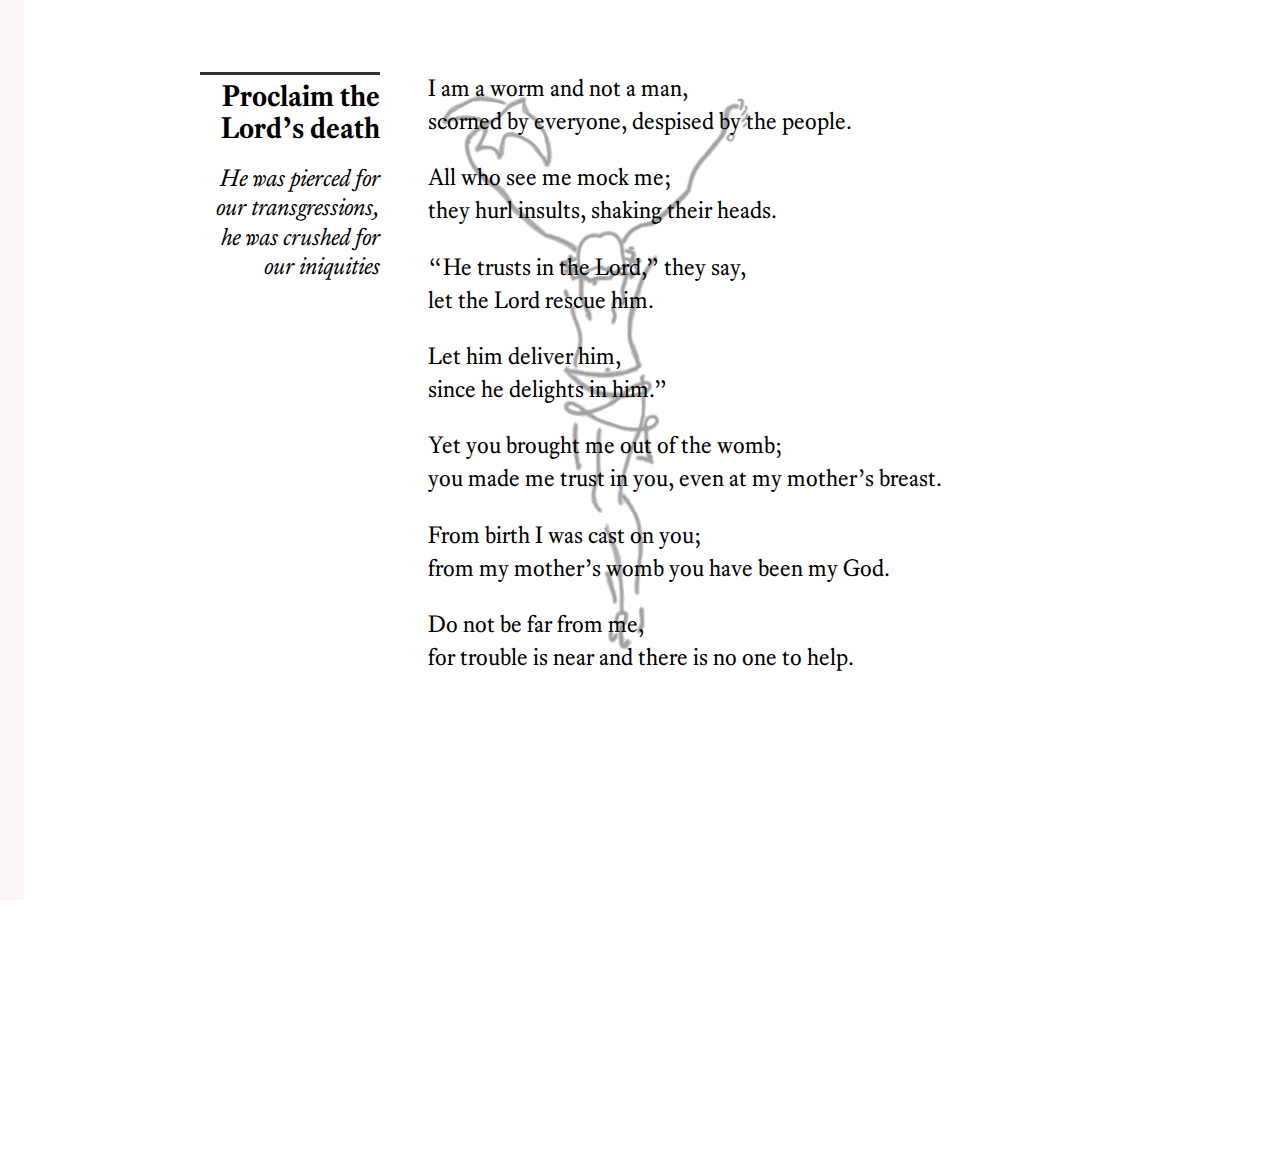
<file: index.html>
<!DOCTYPE html>
<html xmlns="http://www.w3.org/1999/xhtml" lang="en" xml:lang="en">
  <html lang="en">
  <head>
    <meta charset="utf-8" />
    <meta name="generator" content="pandoc" />
    <meta name="viewport" content="width=device-width, initial-scale=1.0">
    <meta name="format-detection" content="telephone=no">

    <title>2021-04-02</title>
    <style>
      code{white-space: pre-wrap;}
      span.smallcaps{font-variant: small-caps;}
      span.underline{text-decoration: underline;}
      div.column{display: inline-block; vertical-align: top; width: 50%;}
      div.hanging-indent{margin-left: 1.5em; text-indent: -1.5em;}
      ul.task-list{list-style: none;}
      .display.math{display: block; text-align: center; margin: 0.5rem auto;}
    </style>
        <link rel="stylesheet" type="text/css" media="all" href="styles/styles.css" />
        <link rel="stylesheet" type="text/css" media="all" href="fonts/core-fonts.css" />
        <link rel="stylesheet" type="text/css" media="all" href="fonts/basilar-light.css" />
            <!--[if lt IE 9]>
        <script src="//cdnjs.cloudflare.com/ajax/libs/html5shiv/3.7.3/html5shiv-printshiv.min.js"></script>
        <![endif]-->
           </head>

  <body id="body" body-text="true" class="body-text_basilar">
    <div id="content">
      <div id="doc">

<body>
<header id="title-block-header">
  <title-block>
  <topic>Proclaim the Lord’s death</topic>
  <short-rule>He was pierced for our transgressions, he was crushed for our iniquities</short-rule>
</title-block>

</header>
<div style="
background-size: 350px;
background-repeat: no-repeat;
background-position-y: 10px;
background-image: url(./images/good-friday.png);
">
<p>I am a worm and not a man,<br/> scorned by every­one, de­spised by the peo­ple.</p>
<p>All who see me mock me;<br/> they hurl in­sults, shak­ing their heads.</p>
<p>“He trusts in the Lord,” they say,<br/> let the Lord res­cue him.</p>
<p>Let him de­liv­er him,<br/> since he de­lights in him.”</p>
<p>Yet you brought me out of the womb;<br/> you made me trust in you, even at my moth­er’s breast.</p>
<p>From birth I was cast on you;<br/> from my moth­er’s womb you have been my God.</p>
<p>Do not be far from me,<br/> for trou­ble is near and there is no one to help.<br/></p>
</div>

    <a id="links"></a><div class="gap" style="height:1em"></div><ul class="children"></ul></div>
    <a class="nav" href="."><div id="prev" class="side"></div></a>
    <a class="nav" href="."><div id="next" class="side" ></div></a>
  </body>
</html>
</file>
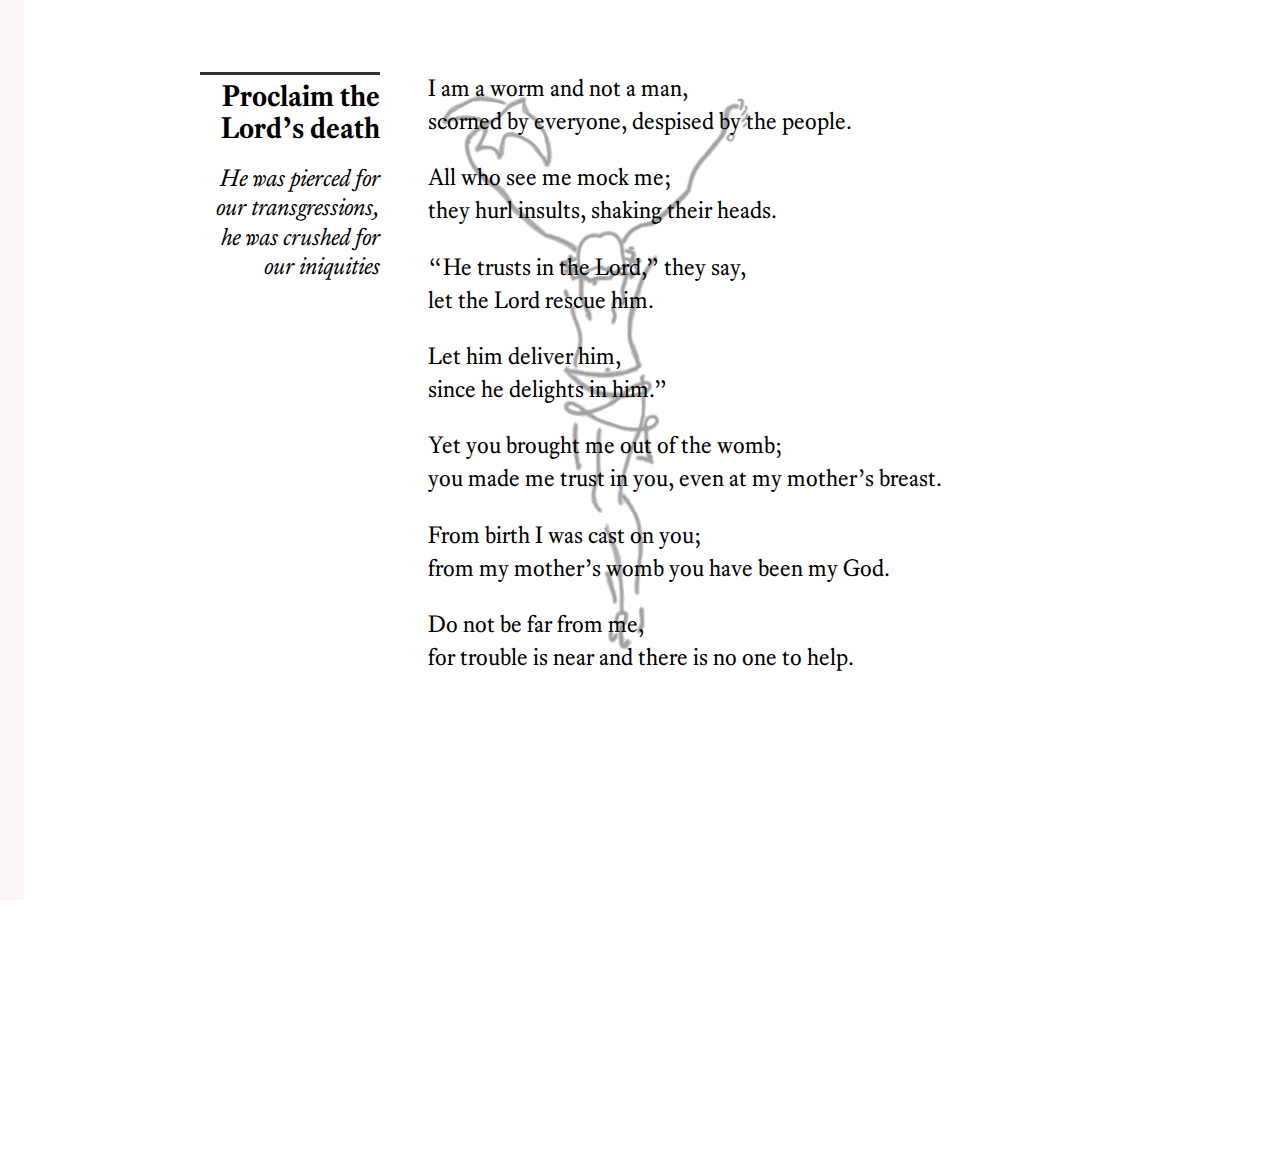
<file: 2021-04-02.html>
<!DOCTYPE html>
<html xmlns="http://www.w3.org/1999/xhtml" lang="en" xml:lang="en">
  <html lang="en">
  <head>
    <meta charset="utf-8" />
    <meta name="generator" content="pandoc" />
    <meta name="viewport" content="width=device-width, initial-scale=1.0">
    <meta name="format-detection" content="telephone=no">

                <title>2021-04-02</title>
    <style>
      code{white-space: pre-wrap;}
      span.smallcaps{font-variant: small-caps;}
      span.underline{text-decoration: underline;}
      div.column{display: inline-block; vertical-align: top; width: 50%;}
      div.hanging-indent{margin-left: 1.5em; text-indent: -1.5em;}
      ul.task-list{list-style: none;}
      .display.math{display: block; text-align: center; margin: 0.5rem auto;}
    </style>
        <link rel="stylesheet" type="text/css" media="all" href="styles/styles.css" />
        <link rel="stylesheet" type="text/css" media="all" href="fonts/core-fonts.css" />
        <link rel="stylesheet" type="text/css" media="all" href="fonts/basilar-light.css" />
            <!--[if lt IE 9]>
        <script src="//cdnjs.cloudflare.com/ajax/libs/html5shiv/3.7.3/html5shiv-printshiv.min.js"></script>
        <![endif]-->
           </head>

  <body id="body" body-text="true" class="body-text_basilar">
    <div id="content">
      <div id="doc">

<body>
<header id="title-block-header">
  <title-block>
  <topic>Proclaim the Lord’s death</topic>
  <short-rule>He was pierced for our transgressions, he was crushed for our iniquities</short-rule>
</title-block>

</header>
<div style="
background-size: 350px;
background-repeat: no-repeat;
background-position-y: 10px;
background-image: url(./images/good-friday.png);
">
<p>I am a worm and not a man,<br/> scorned by every­one, de­spised by the peo­ple.</p>
<p>All who see me mock me;<br/> they hurl in­sults, shak­ing their heads.</p>
<p>“He trusts in the Lord,” they say,<br/> let the Lord res­cue him.</p>
<p>Let him de­liv­er him,<br/> since he de­lights in him.”</p>
<p>Yet you brought me out of the womb;<br/> you made me trust in you, even at my moth­er’s breast.</p>
<p>From birth I was cast on you;<br/> from my moth­er’s womb you have been my God.</p>
<p>Do not be far from me,<br/> for trou­ble is near and there is no one to help.<br/></p>
</div>

    <a id="links"></a><div class="gap" style="height:1em"></div><ul class="children"></ul></div>
    <a class="nav" href="."><div id="prev" class="side"></div></a>
    <a class="nav" href="."><div id="next" class="side" ></div></a>
  </body>
</html>
</file>
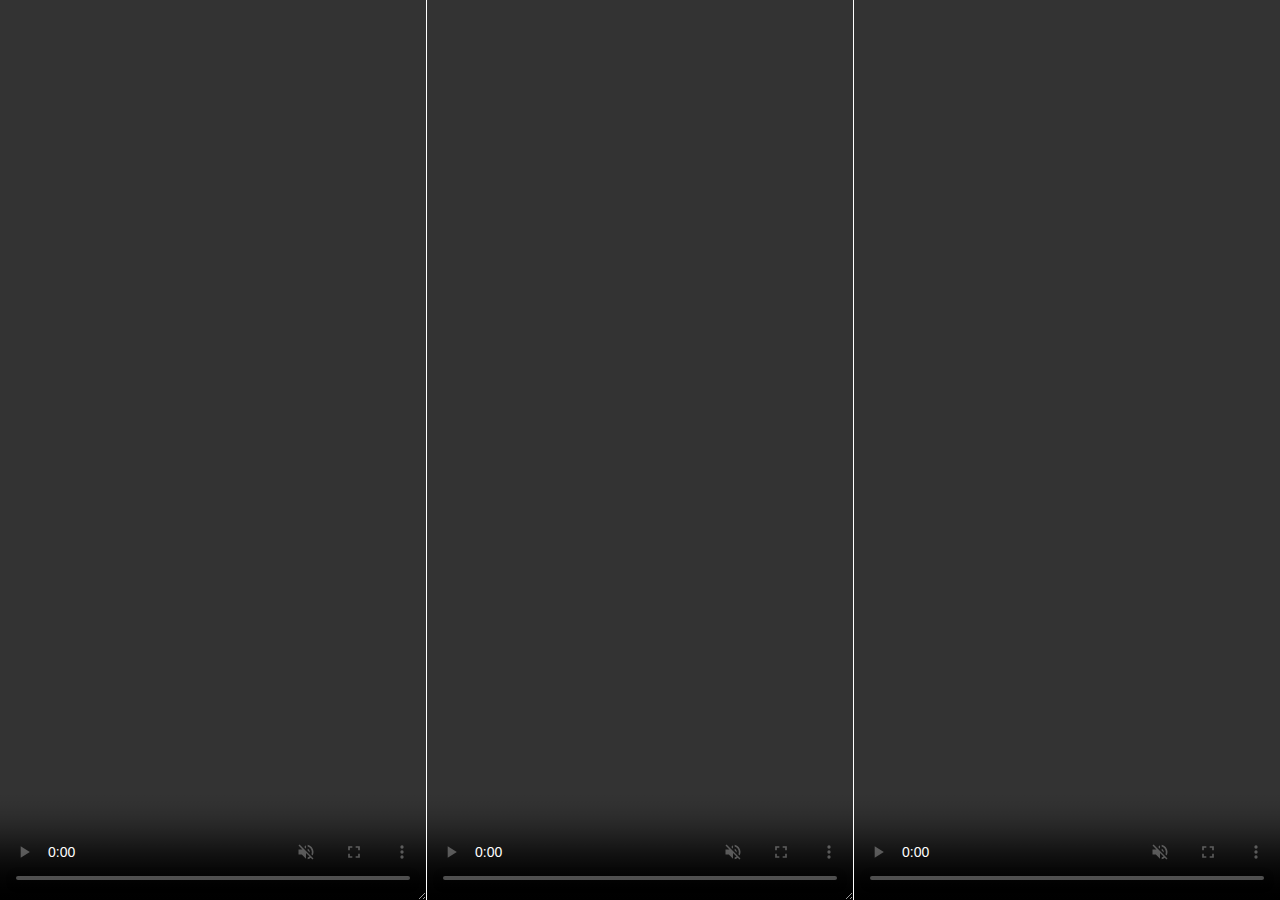
<file: wc.html>
<!DOCTYPE html>
<html lang="en">

<head>
    <meta charset="UTF-8">
    <meta name="viewport" content="width=device-width, initial-scale=1.0">
    <title>wc</title>
    <style>
        body,
        html {
            margin: 0;
            padding: 0;
            height: 100vh;
            overflow: hidden;
        }

        .container {
            display: flex;
            height: 100vh;
            gap: 1px;
        }

        .panel {
            position: relative;
            flex: 1;
            min-width: 0;
            resize: horizontal;
            overflow: hidden;
            background: #111111;
        }

        .panel:last-child {
            resize: none;
            padding-right: 0;
        }

        video {
            width: 100%;
            height: 100%;
            object-fit: contain;
        }
    </style>
    <script>
        function createVideoMonitor(videoElementId, fnToTargetUrl, checkInterval = 5000) {
            let intervalId = null;
            let consecutiveErrors = 0;
            const MAX_ERRORS = 3;  // Maximum number of consecutive errors before forced reload

            // Get video element
            const videoElement = document.getElementById(videoElementId);
            if (!videoElement) {
                console.error('Video element not found:', videoElementId);
                return null;
            }

            // Status check function
            async function checkVideoStatus() {
                const status = {
                    readyState: videoElement.readyState,
                    paused: videoElement.paused,
                    ended: videoElement.ended,
                    error: videoElement.error,
                    networkState: videoElement.networkState,
                    currentTime: videoElement.currentTime
                };

                // Check if video is not playing properly
                const hasIssue = (
                    status.paused ||
                    status.ended ||
                    status.error ||
                    status.readyState < 3 ||  // HAVE_FUTURE_DATA = 3
                    // status.networkState === 2 || // NETWORK_LOADING
                    status.networkState === 3    // NETWORK_NO_SOURCE
                );

                if (hasIssue) {
                    consecutiveErrors++;
                    targetUrl = await fnToTargetUrl();
                    console.log('Video playback issue detected:', {
                        timestamp: new Date().toISOString(),
                        targetUrl: targetUrl,
                        status: status
                    });

                    // Try to recover playback
                    tryRecoverPlayback(status);
                } else {
                    consecutiveErrors = 0;  // Reset error counter if video is playing fine
                }
            }

            // Recovery function
            async function tryRecoverPlayback(status) {
                if (consecutiveErrors >= MAX_ERRORS) {
                    console.log('Multiple playback issues detected, reloading video source...');
                    targetUrl = await fnToTargetUrl();
                    console.log('targetUrl -> ' + targetUrl);
                    videoElement.src = targetUrl;
                    consecutiveErrors = 0;
                }

                if (status.paused || status.ended) {
                    console.log('Attempting to restart playback...');
                    videoElement.play().catch(error => {
                        console.error('Error attempting to play:', error);
                    });
                }
            }

            // Start monitoring
            function startMonitoring() {
                if (intervalId) {
                    console.log('Monitoring already active');
                    return;
                }

                // Add event listeners
                videoElement.addEventListener('error', (e) => {
                    console.error('Video error event:', e.target.error);
                });

                videoElement.addEventListener('stalled', () => {
                    console.log('Video playback stalled');
                });

                // Start periodic checking
                intervalId = setInterval(checkVideoStatus, checkInterval);
                console.log('Video monitoring started');

                // Initial play attempt
                videoElement.play().catch(error => {
                    console.error('Initial playback failed:', error);
                });
            }

            // Stop monitoring
            function stopMonitoring() {
                if (intervalId) {
                    clearInterval(intervalId);
                    intervalId = null;
                    console.log('Video monitoring stopped');
                }
            }

            return {
                start: startMonitoring,
                stop: stopMonitoring
            };
        }

        // embedded   -> https://streamedian.com/saas/embed/?s=cnRzcDovL2FkbWluOkMzMDBocDZAMTk1LjIyOC4zLjkyL3N0cmVhbTE=&r=MTI4MHg3MjA=&w=d3NzOi8vc3RyZWFtZWRpYW4uY29tL2RlbW9uc3RyYXRpb24vd3Mv 
        // decoded    -> rtsp://admin:C300hp6@195.228.3.92/stream1
        // recoded    -> https://rtsp.me/embed/tF8FT4dN/
        function extractHashUrls(htmlContent) {
            const timeUrlRegex = /https?:\/\/[^\s<>"']+\?[^\s<>"']*time=[^\s<>"']+/g; // regular expression to match Urls with time parameter
            const matches = htmlContent.match(timeUrlRegex) || []; // all matches in the HTML content
            const uniqueUrls = [...new Set(matches)]; // remove duplicate Urls

            const hashUrl = uniqueUrls[0];
            
            console.log("hashUrl -> " + hashUrl)
            return hashUrl;
        }

        async function getHashValue(hashUrl) {
            response = await fetch(hashUrl);
            if (response.status === 200) {
                html = await response.text();
                console.log("html -> " + html)
                const subMatch = html.match(/sub\s*:\s*['"]([^'"]+)['"]/);

                const hashValue = subMatch[1];
                
                console.log("hashValue -> " + hashValue)
                return hashValue;
            }
        }

        async function extractVideoUrlForRtspMe(uniqueId) {
            const embedUrl = "https://rtsp.me/embed/" + uniqueId;
            const response = await fetch(embedUrl);
            if (response.status === 200) {
                const html = await response.text();

                const hashUrl = extractHashUrls(html)
                const hashValue = await getHashValue(hashUrl)

                const timeStamp = new URL(hashUrl).searchParams.get('time'); // get timestamp

                const videoUrl = "https://lon.rtsp.me/" + hashValue + "/" + timeStamp + "/hls/" + uniqueId + ".m3u8" + "?ip=176.63.27.205";
                
                console.log("videoUrl -> " + videoUrl)
                return videoUrl;
            }
        }

        function extractStreamInfoUrlFromHtmlForIpCamLive(htmlContent) {
            // Helper function to extract variables from script tags
            function extractVariable(html, varName) {
                const regex = new RegExp(`var ${varName}\\s*=\\s*['"]([^'"]*)['"];`);
                const match = html.match(regex);
                return match ? match[1] : null;
            }

            // Extract relevant variables
            const groupaddress = extractVariable(htmlContent, 'groupaddress');
            const token = extractVariable(htmlContent, 'token');
            const alias = extractVariable(htmlContent, 'alias');

            // Construct the Url
            const domain = new URL(groupaddress).hostname;
            const timestamp = Date.now();  // Current timestamp

            const params = new URLSearchParams({
                '_': timestamp,
                'token': token,
                'alias': alias,
                'targetdomain': domain,
                'bufferingpercent': '0'
            });

            const url = `https://${domain}/player/getcamerastreamstate.php?${params.toString()}`;

            console.log("url -> " + url)
            return url;
        }

        async function extractVideoUrlForIpCamLive(uniqueId) {
            const u = "https://g0.ipcamlive.com/player/player.php?alias=" + uniqueId;
            const corslessUrl1 = 'https://corsproxy.io/?' + encodeURIComponent(u);

            const response = await fetch(corslessUrl1);
            if (response.status === 200) {
                const html = await response.text();

                const streamInfoUrl = extractStreamInfoUrlFromHtmlForIpCamLive(html);
                const corslessUrl2 = 'https://corsproxy.io/?' + encodeURIComponent(streamInfoUrl);

                const streamDescriptiorJson = await fetch(corslessUrl2);
                if (streamDescriptiorJson.status === 200) {
                    const jsonText = await streamDescriptiorJson.text();
                    const jsonObject = JSON.parse(jsonText);

                    const baseAddress = jsonObject.details.address;
                    const streamId = jsonObject.details.streamid;
                    const streamUrl = `${baseAddress}streams/${streamId}/stream.m3u8`;

                    console.log("streamUrl -> " + streamUrl)
                    return streamUrl;
                }
            }
        }

        document.addEventListener('DOMContentLoaded', async function () {
            const getSostoUrl = async function () {
                const uniqueId = "tF8FT4dN"
                return await extractVideoUrlForRtspMe(uniqueId);
            }
            const getCsopakUrl = async function () {
                const uniqueId = "66799108828d0"
                return await extractVideoUrlForIpCamLive(uniqueId);
            }

            const getAlsoorsUrl = async function () { return "https://s12infocam.infornax.hu/t2/nv/alsoors-strand/playlist.m3u8" }

            const webcams = [
                ['sosto-strand-video', getSostoUrl, 3000],
                ['csopak-strand-video', getCsopakUrl, 3000],
                ['alsoors-strand-video', getAlsoorsUrl, 3000]
            ];

            webcams.forEach(([videoElementId, fnToTargetUrl, refreshFrequency]) => {
                const videoMonitor = createVideoMonitor(videoElementId, fnToTargetUrl, refreshFrequency);
                videoMonitor.start();
            });
        });
    </script>
</head>

<body>
    <div class="container">
        <div class="panel">
            <video id="alsoors-strand-video" muted controls></video>
        </div>

        <div class="panel">
            <video id="csopak-strand-video" muted controls></video>
        </div>

        <div class="panel">
            <video id="sosto-strand-video" muted controls></video>
        </div>

</html>
</file>
<file: styles/styles.css>
html { font-size: 2.4vw; }
@media all and (min-width:1000px) { html { font-size: 24px; } }
@media all and (max-width:520px) { html{ font-size: 18px; } }

/* body text base styles */
/* also see adjustments for topic.small emphasis */

.body-text_basilar {
    font-family: basilar-text;
    line-height: 1.4;
    font-size: 0.98rem;
    font-variant-numeric: oldstyle-nums;
}

.body-text_basilar .small-caps,
.body-text_basilar sig,
.body-text_basilar .subhead,
.body-text_basilar .howto-name,
.body-text_basilar a.xref {
    font-family: basilar-caps;
}

* {
    margin: 0;
    padding: 0;
}

li { column-break-inside: avoid;
     break-inside: avoid-column;
   }

html {
    height: 100%;
}

body {
    margin-left:auto;
    margin-right:auto;
    width: 100%;
    max-width: 1000px;
    min-height: 100%;
    position: relative; z-index: -10000; -webkit-font-smoothing: subpixel-antialiased; /* corrects safari rendering */
}

div#content { /* wraps both main and subnavigation */
    padding: 3rem 0 18rem 0;
    margin-left: 12rem;
    margin-right: 2.5rem;
}

@media all and (max-width:520px) {
    div#content {
        margin: 1.5rem;
        padding: 0;
    }
}

topic {
    display: block;
    font-family: "advocate-c41";
    font-size: 2.3rem; text-transform: uppercase;
    font-style: normal;
    line-height: 1.1;
    margin-top: 1rem;
    margin-bottom: 2rem;
    border-top: 1px solid #333;
    padding-top: 0.02em;
    hyphens: none;
}

topic.small {
    font-family: inherit;
    font-size: 170%; text-transform: inherit;
    font-style: italic;
    padding-top: 0.1em;
    padding-bottom: 0.15em;
}

.body-text_hermes-maia topic.small,
.body-text_concourse topic.small {
    font-style: normal;
    font-weight: bolder;
    color: #333;
}

topic.commentary {
    font-size: 2.1rem;
    border-top: none;
    border-bottom: 1px solid black;
    padding-bottom: 0.75rem;
    line-height: 1;
    margin-bottom: 0.6rem;
}

topic.dmb {
    font-family: advocate-c53;
    font-style: normal;
    text-transform: uppercase;
    font-size: 1.7rem;
}

topic.dmb:after{
    content: "";
    font-size: 50%;
    margin-left: 1rem;
}

title-block topic {
    font-family: inherit;
    text-transform: inherit;
    letter-spacing: inherit;
    font-size: 125%;
    line-height: 1.10;
    border-bottom: inherit;
    margin-top: 0rem;
    margin-bottom: 0.8rem;
    font-weight: bolder;
    border-top: 0;
    padding-top: 0;
}

topic + p {
    font-size: 115%;
}


pronunciation {
    font-family: "concourse-t3";
}

sig {
    display: block;
    text-align: right;
    text-transform: lowercase;
    font-feature-settings: 'c2sc' 1;

    margin-bottom: 5em;
    margin-right: 0.5rem;
}

div.qa {
    border-top: 2px solid black;
    padding-top: 1.5rem;
    padding-left: 2.5rem;
    text-indent: -2.5rem; /* first-line "outdent" */
}

.qa p {
    font-family: concourse-t8;
    font-feature-settings: "ss02"; /* concourse british mode */
    font-size: 140%;
    line-height: 1.25;
    width: 80%;
}

.qa p.q {
    margin-bottom: 0.5em;
}

.qa .q:before,
.qa .a:before {
    /* make it a block equal in width to outdent */
    /* so it pushes first line back into alignment with text block */
    display: inline-block;
    width: 2.5rem;

    /* position it on left edge of box */
    position: relative;
    left: 2.5rem;
}

.qa .q:before {
    content: "Q.";
}

.qa .a:before {
    content: "A.";
}


aside p {
    font-family: "concourse-t3";
    font-size: 0.85rem;
    line-height: 1.4;
    color: #667;
    letter-spacing: 0.015em;
    hyphens: none;
    font-feature-settings: normal; }

.no_onum {
    font-variant-numeric: normal;
}


title-block, aside {
    display: block;
    float: left;
    position: absolute;
    margin-left: 0;
    left: 2.5rem;
    width: calc(2.5rem * 3);
    text-align: right;
    list-style-type: none;
    clear:both; margin-bottom: 1rem; font-variant-numeric: normal;
}

@media all and (min-width:1200px) {
    aside {
        left : 0;
        width: calc(2.5rem * 4);
    }
}

@media all and (max-width:520px) {
    title-block, aside { float: inherit;
                         position: inherit;
                         width: 100%;
                         text-align: left;}

    aside {
        background: #fefefe;
        padding: 0.3rem 0.5rem;
        width: 90%;
        border: 1px solid #ccc;
        border-left: 3px solid #ccc;
    }

    aside > p:last-child {
        margin-bottom: 0;
    }
}

title-block {
    margin-bottom: 2em;
    border-top: solid 3px #333;
    padding-top: 5px;
}


p.deck {
    font-size: 115%;
    font-weight: bolder;
    line-height: 1.25;
    hyphens: none;
    padding-top: 0.25rem;
    padding-bottom: 0.25rem;
}

stressed {
    font-weight: bolder;
}

book, first-use, phrase {
    font-style: italic;
}




short-rule {
    display: block;
    font-size: 100%;
    line-height: 1.25;
    font-style: italic;
    hyphens: none;
}


p, li {
    margin-bottom: 1em;
}





.indented, .book-description {
    display: block;
    margin-bottom: 1em;
    line-height: 1.35;
    margin-left: 2.5rem; }

ol {
    counter-reset: foobar;
}

ol li, ul li {
    margin-left: 2.5rem; list-style: none;
}


ol li:before {
    counter-increment: foobar;
    content: counter(foobar);
    font-family: "concourse-t3-index";
    font-size: 1.10rem;
    position: absolute;
    margin-left: -2.5rem;
}

ul li:before {
    content: "•";
    position: absolute;
    margin-left: -2.5rem;
}


ul.children { font-size: 95%;
              column-count: 2;
              column-gap: 2.5rem;

              list-style-type: none;
            }

ul.children li {
    margin-left: 2em;
}

ul.children li:before {
    margin-left: -2em;
    padding-right: 1.5em;
    position: static; /* because they're in columns */
}

@media all and (max-width:520px) {
    ul.children {
        font-size: 100%;
        column-count: 1;
        column-gap: 2em;

    }
}



ul.children li {
    margin-bottom: 0;
    padding-bottom: 1em;

}

.font-alternatives {
    margin-bottom: 1.5rem;
}

.font-alternatives ul { list-style-type: none;
                      }

.font-alternatives ul li {
    margin-left: 0;
}

.font-alternatives ul li:before {
    content: none;
}

.font-alternatives img {
    padding : 0;
    margin: 0;
}

aside phrase, aside first-use {
    font-weight: bolder;
    font-style: normal;
}


aside em{
    font-weight: bolder;
    font-style: normal;
    letter-spacing: 0px;
}

aside img {
    margin-bottom: 0.25em;
}

run-in {
    text-transform: lowercase;
    padding-right: 0.4em;
    font-family: "concourse-c4";
}


glyph {
    margin-left: 0.2em;
    margin-right: 0.2em;
    position: relative;
    bottom: -0.0em;
    font-weight: bolder;
}

glyph.straight-quote-glyph {
    font-family: "concourse-t3";
}


table { margin-bottom: 1.5em;
        border-collapse: collapse;
        width: 95%;
      }

table.shortcut {
    font-size: 0.9rem;
    font-variant-numeric: normal;
}

table.shortcut td {
    line-height: 1.3;
}

table tr + tr {
    border-top: 1px solid #ccc;
}
table td + td {
    border-left: 1px solid #ccc;
}


table td {
    padding: 0.4em;
    text-align: center;
    hyphens: none;
}

table th {
    font-family: "concourse-c4";
    font-weight: normal;
    text-transform: lowercase;
    font-size: 95%;
    padding: 0.3rem 0.5rem ;
    line-height: 1.05;
}

table.shortcut glyph {
    font-size: 1.8rem;
    line-height: .70;
    top: 0.0rem;
}


.instruction {
    font-family: "concourse-t3";
    font-style: italic;
}

.instruction glyph {
    font-style: normal;
    font-weight: normal;
}

p.example {
    margin-top: 1.5rem;
    margin-bottom: 1.5rem;
}

p.example + p.example {
    margin-top: 0rem;
}

table.example {
    width: auto;
    margin-left: 2.5rem;
    margin-bottom: 1.2rem;
    border-collapse: collapse;
    line-height: 1.2;
    font-size: 1rem;
}

.btw table.example {
    margin-left: 0; }

table.example tr + tr {
    border-top: 0;
}

table.example td {
    text-align: left;
    vertical-align: baseline;
    padding: 0.4rem 1rem 0.4rem 0;

}

table.example td + td {
    border-left: 0px solid #ccc; }


example-text { margin-left: 0rem;
               white-space: nowrap;
               font-family: "concourse-t2";
               font-variant-numeric: normal;
             }

example-text strong {
    font-family: "concourse-t3";
    font-weight: bolder;
}

example-caption {
    font-family: "concourse-c4";
    text-transform: lowercase;
    margin-left: 0.5rem;
    font-size: 0.9rem;
}

spacing-sample {
    display: block;
    margin-left: 2rem;
}

img {
    width: 100%;
}


image-caption {
    display: block;
    font-family: "concourse-c4";
    text-transform: lowercase;
}



.howto, .font-details, reader-note {
    display: block;
    margin-top: 1.5rem;
    margin-bottom: 1.5rem;
    background: #fcfcfc;
    background: radial-gradient(circle at center, #ffffff 17%, #fcfcfc 100%);

    padding: 1rem 1rem calc(1rem / 2) 1rem;
    border-top: 1px solid #ccc;
    border-bottom: 1px solid #ccc;
    font-variant-numeric: normal;
}



.howto > p {
    display: flex;
    align-items: baseline;
    margin-left: 0;
    line-height: 1.2rem;
}

.howto program {
    font-family: "concourse-c4";
    text-transform: lowercase;
    font-feature-settings: 'c2sc' 1;
    ;
    font-size: 1rem;
    min-width: 4rem;
    max-width: 4rem;
}

.howto instruction {
    font-family: "concourse-t3";
    font-size: 0.9rem;
    line-height: 1.35;
    font-style: italic;
    border-left: 1px solid #ccc;
    padding-left: 0.5rem;
    margin-left: 3rem;
}

.howto instruction code {

}


@media all and (max-width:520px) {
    .howto > p {
        margin-left: 0;
    }
}


.subhead, .howto-name {
    text-transform: lowercase;
    text-transform: lowercase;
    font-feature-settings: 'c2sc' 1;

    display: block;
    font-weight: bolder;
    margin-bottom: 0.8rem;

}

.subhead {
    margin-bottom: 0.4rem;
    margin-top: 1.4rem;
    line-height: 1.3;
}




.btw {
    display:block;
    margin-top: 2em;
}

.btw-title {
    display: block;
    text-align: center;
    font-family: "concourse-t3";
    font-size: 0.8rem;
    text-transform: uppercase;
    font-feature-settings: 'case' 1;

    font-weight: bolder;
    letter-spacing: 2px;
    margin-bottom: 1em;
    padding-bottom: 0.6em;
    border-bottom: 4px double #ccc;
    margin-left: 25%;
    margin-right: 25%;

}

.btw li {
    list-style: none;
    margin-left: 1.35rem;
    padding-left: 1.15rem; margin-bottom: 0.7em;
    font-size: 95%; }

.btw li:before {
    font-family: "concourse-t3-index";
    content: "•"; float:left;
    margin-left: -2.5rem;
    margin-top: 0.1rem;
}



task {
    display:block;
    margin-left: 2rem;
    margin-bottom: 1rem;
    line-height: 1.40;
}

task li {
    margin-bottom: 0.7em;
    font-size: 0.9rem;
    font-family: "concourse-t3";
}



ui {
    font-style: normal;
    hyphens: none;
}

ui:before {
    content: "‹";
    margin-left: 0.1rem;
    margin-right: 0.1rem;
}

ui:after {
    content: "›";
    margin-left: 0.1rem;
    margin-right: 0.1rem;
}



a {
    text-decoration: none;
    color: inherit;
    transition-property: background;
    transition-duration: 0.2s;

}


div.nav a:active div { background: #fdfdfd;
                     }

a:active { color: #777; }



a:after {
    position: relative;
    content: "\FEFF°";
    margin-left: 0.10em;
    font-size: 90%;
    top: -0.10em;
    color: #933;
    font-feature-settings: "caps";
    font-variant-numeric: normal;
}


a[name]:after{ content: none;
             }

a.no-symbol-before:hover {
    background: none;
}

a.no-symbol-before:after {
    content: none;
}


.type-specimen img { display: block;
                     border: 1px solid #ddd;
                     margin-bottom: 1em;
                   }

.type-specimen a:after{
    content: none;
}


div > a:after, a.xref:after,
a.sample-document:after {
    content: none;
}


a.xref {
    text-transform: lowercase;
    font-feature-settings: 'c2sc' 1;

    font-style: normal;
    hyphens: none;
}

a:hover {
    background: #fbf3f3;
    transition-property: background;
    transition-duration: 0.2s;

    border-radius: 8px;
}

.toc a, .toc a:hover {
    transition-property: background;
    transition-duration: 0s;

}

p.image a img {
    border: 1px solid gray;
}

p.image a:hover img {
    background: none;
    outline: 1px solid gray;
}

.subhead > a:hover {
    background: none;
}

.subhead > a:hover:after {
    margin-left: 0.10em;
    color: #999;
    content: " #";
    position: relative;
    top: -0.08em;
}



.font-alternatives p.image {
    margin-bottom: 0;
}

.font-alternatives a {
    display: block; }

.font-alternatives a img { border: 0;
                         }

.font-alternatives a:hover { background: none;
                           }

.font-alternatives a:hover img { outline: 0px solid gray;
                               }

.font-alternatives a:hover .fontname { background: #fbf3f3;
                                       transition-property: background;
                                       transition-duration: 0.2s;

                                       border-radius: 8px;
                                     }

.font-alternatives a .fontname {
    transition-property: background;
    transition-duration: 0.2s;

}

a.sample-document img {
    margin-top: 1rem;
}

a.sample-document:hover {
    background: none;
}


p.faq-question{
    font-style: italic;
    margin-bottom: 0.2em;
}

p.faq-answer{
    margin-left: 2em;
    margin-bottom: 1em;
    display:block;
}

p.faq-answer-source{
    display:block;
    margin-left: 2em;
    margin-bottom: 1em;
    position: relative;
    top: -0.5em;
}

system-font-list {
    font-family: "concourse-t3";
    font-variant-numeric: normal;
    display: block;
    font-size: 0.9rem;
    margin-left: 0;
    margin-top : 2rem;
    margin-bottom : 2rem;
}

system-font-items{
    display: block;
    column-count: 3;
    column-gap: 2.5rem;

}

@media all and (max-width:520px) {
    system-font-items{
        display: block;
        column-count: 1;
        column-gap: 2.5rem;

    }

    system-font-list {
        font-size: 1rem;
        margin-left: 0;
    }

}

system-font-list em {
    font-style: normal;
    font-weight: bolder;
}


monospaced, monospaced-full-size, code {
    font-family: triplicate-text;
    font-style: normal; font-weight: normal; font-size: 0.85rem;
    font-variant-numeric: normal;
}

code {
    font-family: "triplicate-code";
    font-size: 95%;
    hyphens: none;;
    padding: 0 0.2em;
}

monospaced-full-size {
    font-size: 100%; }

table.buy-table {
    width: 100%;
    margin-top: 1.5rem;
    font-size: 1rem;
}


table.buy-table td {
    padding: 0;
    height: 3.5rem;
    border: 0;
}

table.buy-table .bundle-row {
    background: #fafafa;
    color: black;
    font-family: concourse-c4;
}

table.buy-table .bundle-row td {
    padding: 0;
    padding-bottom: 0.1em;
    height: auto;
    border: 0;
}

a.specimen, table.buy-table td a, a.direct-payment, .stripe-button {
    height: 100%;
    width: 100%;
    background: #a33;
    color: white;
    padding: 0.3em 0.7em;
    border-radius: 1em;
    font-family: concourse-caps;
    letter-spacing: 0;
    text-transform: uppercase;
    font-feature-settings: 'case' 1;
    ;
    font-variant-numeric: normal;
}


a.specimen:hover, table.buy-table td a:hover, a.direct-payment:hover, .stripe-button:hover {
    background: #e33;
    text-decoration: none;
}

a.specimen:active, table.buy-table td a:active, a.direct-payment:active, .stripe-button:active {
    background: #ccc;
}


a.specimen:after, table.buy-table a:after, a.direct-payment:after, .stripe-button:after {
    content: none;
}

.mb-font-specimen {
    font-size:1.45rem;
    line-height:1.20;
    white-space:nowrap;
    user-modify: read-write;
    outline-style: none;
    ;
}

.font-details, reader-note{ padding-top: 0.5rem;
                            font-family: concourse-t3;
                            font-size: 0.8rem;
                          }

.font-details p, reader-note p{
    margin: 0;
    line-height: 1.40;
}

.font-details p+p, reader-note p+p {
    margin-top: 1em;
}

.editable {
    user-modify: read-write;
    outline-style: none;
    ;
}

dquo-open-push, squo-open-push {
    display: initial; }

dquo-open-push {
    margin-right: 0.5em;
}

dquo-open-pull {
    margin-left: -0.5em;
}

squo-open-push {
    margin-right: 0.25em;
}

squo-open-pull {
    margin-left: -0.25em;
}

/* special handling of pushes & pulls in aside */
aside dquo-open-push, aside squo-open-push {
    display: initial;
}

aside dquo-open-push,
aside dquo-open-pull,
aside squo-open-push,
aside squo-open-pull {
    margin-right: initial;
    margin-left: initial;
}

.arrow {
    font-family: "concourse-t3";
}

.box-link, .font-change {
    color: #999;
    cursor: pointer;
    padding: 0.3em;
    background: white;
}

.font-change {
    display: inline-block;
    padding: 0.2em;
}

.font-change:hover, .font-change.active {
    color: black;
}

.box-link {
    display: block;
    padding-top: 0.5em;
    padding-bottom: 1em;
    height: 100%;
    vertical-align: inherit;
}

#navtable > div:hover { background-color: #f0f0f0;
                        background: #fcf5f5;
                        background: radial-gradient(circle at top, #ffffff 5%, #fcf5f5 100%);

                      }

.box-link:hover{
    color: black;
    opacity: 1;
    text-decoration: none;
    background-color: inherit;
}

a.nav {
    color: white;
}

a.nav:after {
    content : none;
}

#prev {
    left: 0;
    border-left: 1rem solid white;
}

#prev:hover {
    border-left-color: #fcf6f6;
}

#next {
    right: 0;
    border-right: 1rem solid white;
}
#next:hover {
    border-right-color: #fcf6f6;
}

.side {
    top: 0;
    bottom: 0;
    width: 5rem;
    z-index: -1000;;
    transition-property: border-color;
    transition-duration: 0.2s;

    border: solid 0px grey;
    position: fixed;
}

#toolbar {
    clear: both;
    position: fixed;
    bottom: 0;
    visibility: hidden;
    opacity: 0;
    background: white;
}

#toolbar.collapsed {
    display: none;
}

#toolbar.visible {
    visibility: visible;
    opacity: inherit;
}

@media all and (max-width:520px) {
    #toolbar {
        min-width: inherit;
        padding-left: 1rem;
        padding-right: 1rem;
        position: static;
    }
}

.tooltiptext {
    display: flex;
    align-items: center; /* center vertically */
    justify-content: center; /* center horizontally */
    visibility: hidden;
    opacity: 0;
    background-color: #555;
    color: #fff;
    text-align: center;
    font-family: concourse-caps;
    border-radius: 0.25rem;
    box-sizing: border-box;
    position: absolute;
    width: 4rem;
    left: -1.6rem;
    bottom: 160%;
    height: 1.6rem;
    z-index: 1;
    transition: opacity 0.3s;
}

.tooltiptext::after {
    content: "";
    position: absolute;
    box-sizing: border-box;
    top: 100%;
    left: 50%;
    margin-left: -.25rem;
    border-width: .25rem;
    border-style: solid;
    border-color: #555 transparent transparent transparent;
}

#navtable {
    display: flex;
    flex-wrap: nowrap;
    opacity: 1;
    z-index: 1;
    border-top: 1px solid gray;
    height: 3.5rem;
}

@media all and (max-width:520px) {
    #navtable {
        flex-wrap: wrap;
        height: auto;
        font-size: 100%;
    }
}

#navtable > div:first-child, #navtable > div:last-child {
    width: 50%;
    flex-grow: 1;
}

@media all and (max-width:520px) {
    #navtable > div:first-child, #navtable > div:last-child {
        width: 100%;
        flex-grow: 0;
    }
}

@media all and (max-width:520px) {
    #navtable > div.center {
        flex-grow: 1;
    }
}

#navtable > div:first-child a {
    padding-right: 1em;
    text-align: left;
}

#navtable > div.center a {
    padding-left: 1em;
    padding-right: 1em;
    text-align: center;
}

#navtable > div:last-child a {
    padding-left: 1em;
    text-align: right;
}

#navtable > div+div {
    border-left: 1px solid rgba(100, 100, 100, 0.3);
}

@media all and (max-width:520px){
    #navtable > div+div {
        border-left: 0;
        border-top: 1px solid gray;
    }
    .center + .center {
        border-left: 1px solid gray;
    }
}

#navtable li:first-child .box-link {
    padding-right: 1em;
}
#navtable li:last-child .box-link {
    padding-left: 1em;
}

/* internet explorer hider */
.ie {
    display: none;
}
</file>
<file: fonts/core-fonts.css>
@font-face {
font-family: basilar-text-b;
font-style: normal;
font-weight: bold;
font-stretch: normal;
src: url('[data-uri]') format('woff2');
}

@font-face {
font-family: basilar-text-b;
font-style: italic;
font-weight: normal;
font-stretch: normal;
src: url('[data-uri]') format('woff2');
}

@font-face {
font-family: basilar-text-b;
font-style: normal;
font-weight: normal;
font-stretch: normal;
src: url('[data-uri]') format('woff2');
}

@font-face {
font-family: basilar-text-b;
font-style: italic;
font-weight: bold;
font-stretch: normal;
src: url('[data-uri]') format('woff2');
}

@font-face {
font-family: basilar-caps-b;
font-style: normal;
font-weight: normal;
font-stretch: normal;
src: url('[data-uri]') format('woff2');
}

@font-face {
font-family: basilar-caps-b;
font-style: normal;
font-weight: bold;
font-stretch: normal;
src: url('[data-uri]') format('woff2');
}
</file>
<file: fonts/basilar-light.css>
@font-face {
font-family: basilar-text;
font-style: normal;
font-weight: normal;
font-stretch: normal;
src: url('[data-uri]') format('woff2');
}

@font-face {
font-family: basilar-text;
font-style: italic;
font-weight: normal;
font-stretch: normal;
src: url('[data-uri]') format('woff2');
}

@font-face {
font-family: basilar-text;
font-style: normal;
font-weight: bold;
font-stretch: normal;
src: url('[data-uri]') format('woff2');
}

@font-face {
font-family: basilar-text;
font-style: italic;
font-weight: bold;
font-stretch: normal;
src: url('[data-uri]') format('woff2');
}

@font-face {
font-family: basilar-caps;
font-style: normal;
font-weight: normal;
font-stretch: normal;
src: url('[data-uri]') format('woff2');
}

@font-face {
font-family: basilar-caps;
font-style: normal;
font-weight: bold;
font-stretch: normal;
src: url('[data-uri]') format('woff2');
}
</file>
